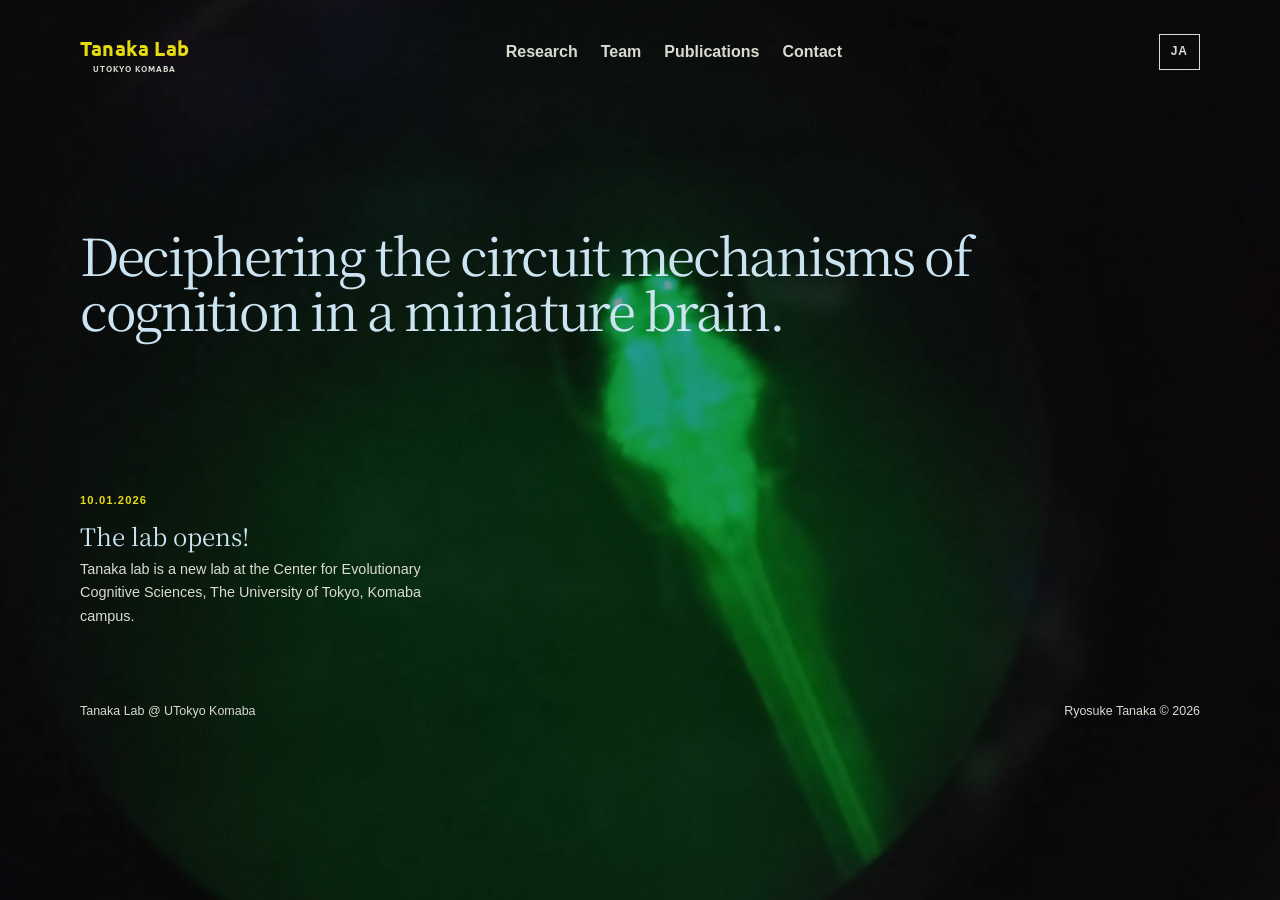
<file: index.html>
<!doctype html>
<html lang="en">

<head>
    <meta charset="utf-8">
    <meta name="viewport" content="width=device-width, initial-scale=1">
    <meta name="description"
        content="We study neural circuit mechanisms of cognition using the larval zebrafish as a model system.">
    <title>Tanaka Lab @ UTokyo Komaba</title>
    <link rel="stylesheet" href="styles.css">
    <script src="script.js" defer></script>
    <link rel="preconnect" href="https://fonts.googleapis.com">
    <link rel="preconnect" href="https://fonts.gstatic.com" crossorigin>
    <link href="https://fonts.googleapis.com/css2?family=Noto+Serif+JP:wght@200..900&family=Ubuntu:ital,wght@0,300;0,400;0,500;0,700;1,300;1,400;1,500;1,700&display=swap" rel="stylesheet">
</head>

<body class="landing-page">

    <header class="site-header">
        <div class="container nav-shell">
            <a class="brand" href="index.html"><span>Tanaka Lab<small>UTokyo Komaba</small></span></a>
            <button class="menu-toggle" data-menu-toggle aria-expanded="false" aria-label="Open navigation">
                <span></span>
                <span></span>
                <span></span>
            </button>
            <nav class="nav-links" data-nav aria-label="Primary navigation">
                <a href="research.html" data-i18n="navResearch">Research</a>
                <a href="team.html" data-i18n="navTeam">Team</a>
                <a href="publications.html" data-i18n="navPublications">Publications</a>
                <a href="contact.html" data-i18n="navContact">Contact</a>
            </nav>
            <button class="lang-toggle" data-language-toggle data-lang-label>JA</button>
        </div>
    </header>

    <main>
        <section class="hero">
            <div class="container">
                <h1 data-i18n="homeTitle">Deciphering the circuit mechanisms of cognition.</h1>
            </div>
        </section>

        <section class="section">
            <div class="container">
                <div class="updates">
                    <!-- Can house up to 3 updates. Add new ones, delete obsolte ones -->
                    <article class="update">
                        <div class="update-date">10.01.2026</div>
                        <h3 data-i18n="update1Title"></h3>
                        <p data-i18n="update1Text"></p>
                    </article>

                </div>
            </div>
        </section>
    </main>

    <footer class="site-footer">
        <div class="container footer-row">
            <p>Tanaka Lab @ UTokyo Komaba</p>
            <p>Ryosuke Tanaka © 2026</p>
        </div>
    </footer>
</body>

</html>
</file>
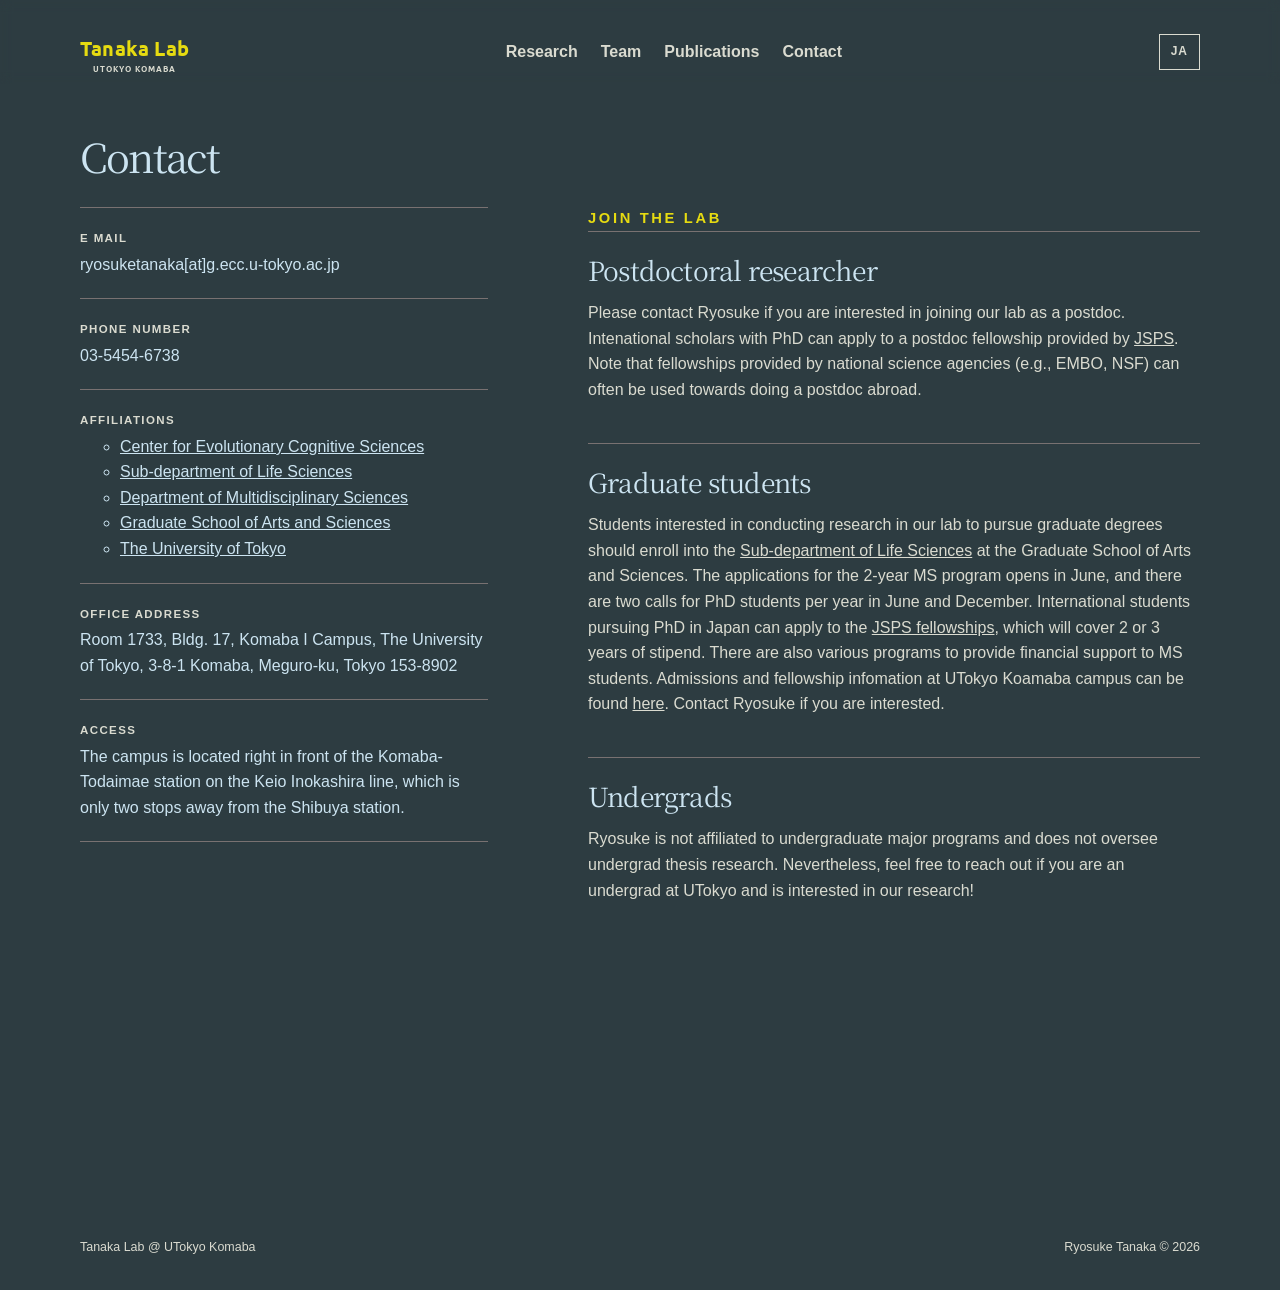
<file: contact.html>
<!doctype html>
<html lang="en">

<head>
    <meta charset="utf-8">
    <meta name="viewport" content="width=device-width, initial-scale=1">
    <title>Contact | Tanaka Lab</title>
    <link rel="stylesheet" href="styles.css">
    <script src="script.js" defer></script>
    <link rel="preconnect" href="https://fonts.googleapis.com">
    <link rel="preconnect" href="https://fonts.gstatic.com" crossorigin>
    <link href="https://fonts.googleapis.com/css2?family=Noto+Serif+JP:wght@200..900&family=Ubuntu:ital,wght@0,300;0,400;0,500;0,700;1,300;1,400;1,500;1,700&display=swap" rel="stylesheet">
</head>

<body>

    <header class="site-header">
        <div class="container nav-shell">
            <a class="brand" href="index.html"><span>Tanaka Lab<small>UTokyo Komaba</small></span></a>
            <button class="menu-toggle" data-menu-toggle aria-expanded="false" aria-label="Open navigation">
                <span></span>
                <span></span>
                <span></span>
            </button>
            <nav class="nav-links" data-nav aria-label="Primary navigation">
                <a href="research.html" data-i18n="navResearch">Research</a>
                <a href="team.html" data-i18n="navTeam">Team</a>
                <a href="publications.html" data-i18n="navPublications">Publications</a>
                <a href="contact.html" data-i18n="navContact">Contact</a>
            </nav>
            <button class="lang-toggle" data-language-toggle data-lang-label>JA</button>
        </div>
    </header>

    <main>
        <section class="page-intro">
            <div class="container">
                <h1 data-i18n="contactTitle">Contact</h1>
            </div>
        </section>
        <section class="section">
            <div class="container contact-grid">
                <div>
                    <ul class="contact-list">
                        <li class="contact-item"><span data-i18n="emailLabel">E-mail</span>ryosuketanaka[at]g.ecc.u-tokyo.ac.jp</li>
                        <li class="contact-item"><span data-i18n="phoneLabel">Phone</span>
                        03-5454-6738</li>
                        <li class="contact-item"><span data-i18n="affiLabel">Affiliations</span>
                        <div data-i18n="affis"></div></li>
                        <li class="contact-item"><span data-i18n="addressLabel">Office Address</span>
                            <div data-i18n="address"></div>
                        </li>
                        <li class="contact-item"><span data-i18n="accessLabel">Access</span>
                            <div data-i18n="access"></div>
                        </li>
                    </ul>
                    
                    <iframe class="map" src="https://www.google.com/maps/embed?pb=!1m18!1m12!1m3!1d810.4099617573943!2d139.68323882985572!3d35.66124403165006!2m3!1f0!2f0!3f0!3m2!1i1024!2i768!4f13.1!3m3!1m2!1s0x6018f351cbeb3a75%3A0x2291c274f647b23!2sBuilding%2017%2C%203-ch%C5%8Dme-8%20Komaba%2C%20Meguro%20City%2C%20Tokyo%20153-0041!5e0!3m2!1sen!2sjp!4v1790079679247!5m2!1sen!2sjp" style="border:0;" allowfullscreen="" loading="lazy" referrerpolicy="strict-origin-when-cross-origin"></iframe>
                    
                </div>
                <div>
                    <div class="eyebrow" data-i18n="positionsTitle">Join the lab</div>
                    <article class="position">
                        <h2 data-i18n="position1"></h2>
                        <p data-i18n="position1Text"></p>
                    </article>
                    <article class="position">
                        <h2 data-i18n="position2"></h2>
                        <p data-i18n="position2Text"></p>
                    </article>
                    <article class="position">
                        <h2 data-i18n="position3"></h2>
                        <p data-i18n="position3Text"></p>
                    </article>
                </div>
            </div>
        </section>
    </main>
    <footer class="site-footer">
        <div class="container footer-row">
            <p>Tanaka Lab @ UTokyo Komaba</p>
            <p>Ryosuke Tanaka © 2026</p>
        </div>
    </footer>
</body>

</html>
</file>
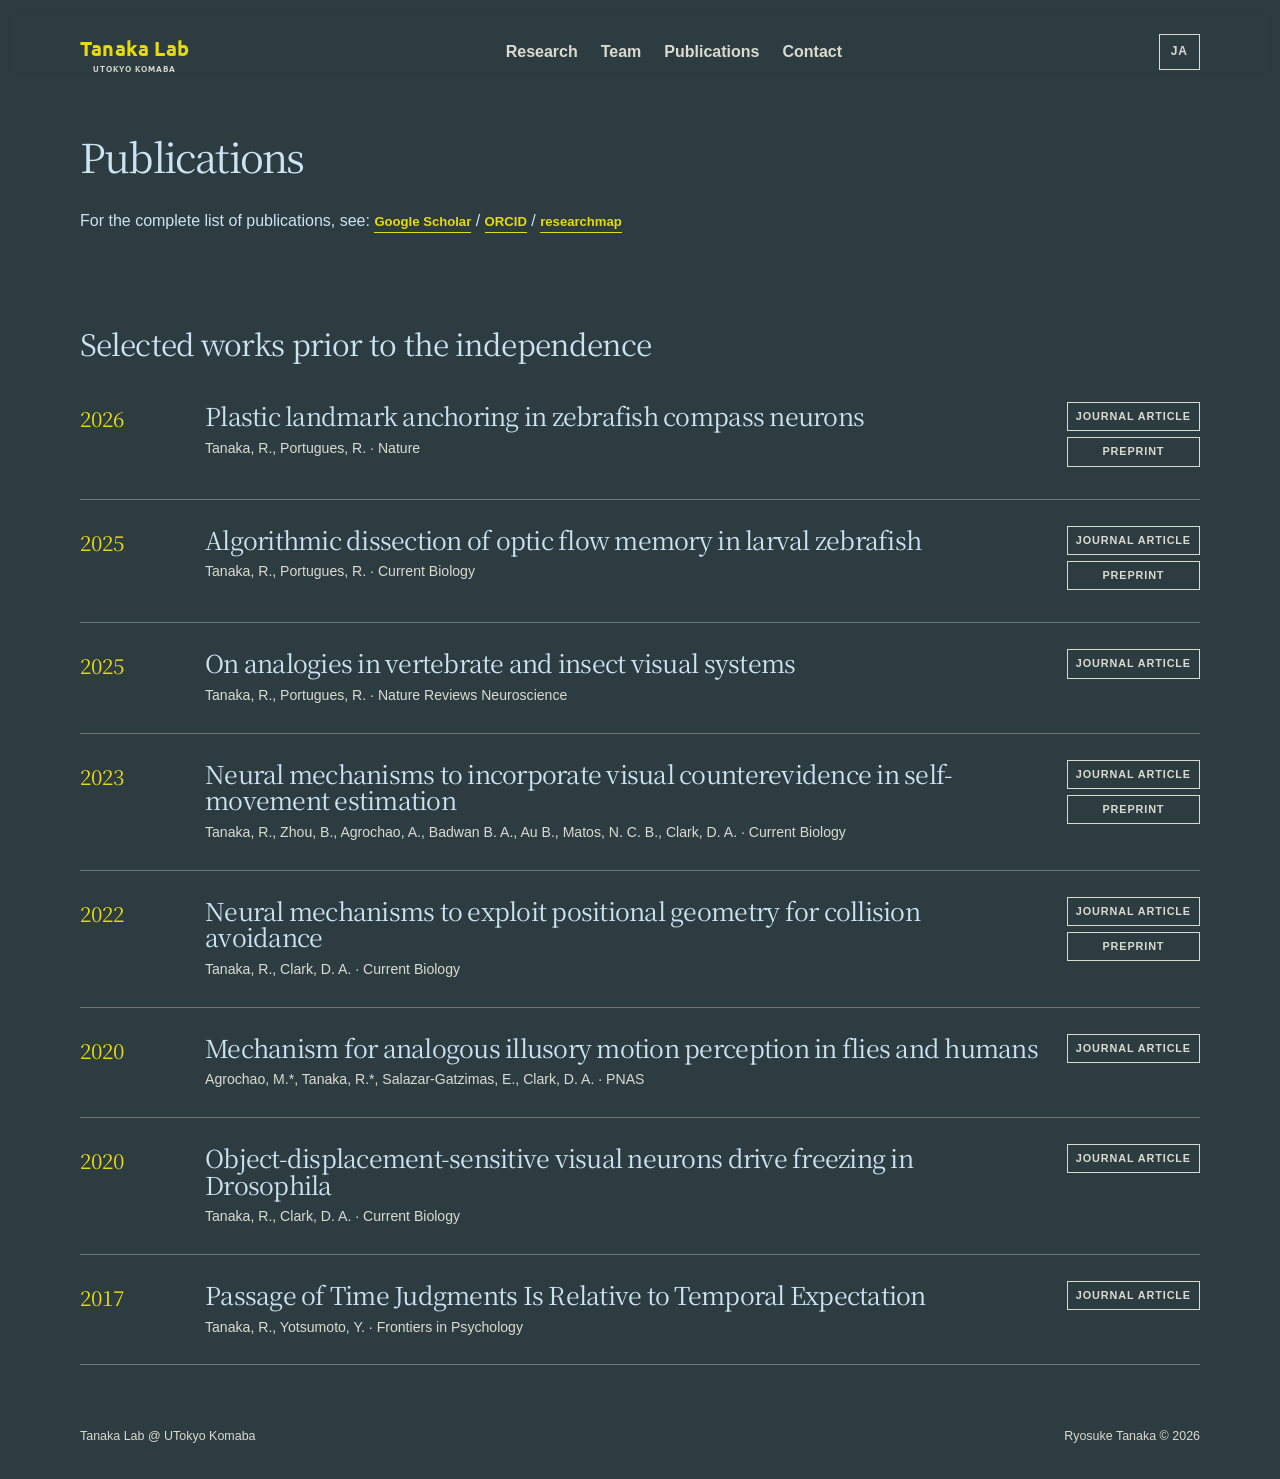
<file: publications.html>
<!doctype html>
<html lang="en">

<head>
    <meta charset="utf-8">
    <meta name="viewport" content="width=device-width, initial-scale=1">
    <title>Publications | Tanaka Lab</title>
    <link rel="stylesheet" href="styles.css">
    <script src="script.js" defer></script>
    <link rel="preconnect" href="https://fonts.googleapis.com">
    <link rel="preconnect" href="https://fonts.gstatic.com" crossorigin>
    <link href="https://fonts.googleapis.com/css2?family=Noto+Serif+JP:wght@200..900&family=Ubuntu:ital,wght@0,300;0,400;0,500;0,700;1,300;1,400;1,500;1,700&display=swap" rel="stylesheet">
</head>

<body>

    <header class="site-header">
        <div class="container nav-shell">
            <a class="brand" href="index.html"><span>Tanaka Lab<small>UTokyo Komaba</small></span></a>
            <button class="menu-toggle" data-menu-toggle aria-expanded="false" aria-label="Open navigation">
                <span></span>
                <span></span>
                <span></span>
            </button>
            <nav class="nav-links" data-nav aria-label="Primary navigation">
                <a href="research.html" data-i18n="navResearch">Research</a>
                <a href="team.html" data-i18n="navTeam">Team</a>
                <a href="publications.html" data-i18n="navPublications">Publications</a>
                <a href="contact.html" data-i18n="navContact">Contact</a>
            </nav>
            <button class="lang-toggle" data-language-toggle data-lang-label>JA</button>
        </div>
    </header>


    <main>
        <section class="page-intro">
            <div class="container">
                <h1 data-i18n="pubTitle">Publications</h1>
                <p><span data-i18n="pubIntro">See also: </span>
                    <a href="https://scholar.google.com/citations?user=1-OkubgAAAAJ&hl=en" class="text-link" target="_blank">Google Scholar</a> / 
                    <a href="https://orcid.org/0000-0001-7837-2136" class="text-link" target="_blank">ORCID</a> / 
                    <a href="https://researchmap.jp/ryosuketanaka/published_papers" class="text-link" target="_blank">researchmap</a>
                </p>
                
            </div>
        </section>
        <section class="section">
            <div class="container">
                <div class="publication-list">
                    <!-- hopefully something will be here, soon! -->    
                </div>

                <!-- selected papers prior to independence -->
                <div class="pub-mid-header">
                    <h2 data-i18n="pubMidHeader"></h2>
                </div>

                <div class="publication-list">

                    <article class="publication">
                        <div class="pub-year">2026</div>
                        <div>
                            <h2>Plastic landmark anchoring in zebrafish compass neurons</h2>
                            <p>Tanaka, R., Portugues, R. · Nature</p>
                        </div>
                        <div>
                            <a href="https://www.nature.com/articles/s41586-025-09888-x" target="_blank"><div class="pub-tag" data-i18n="pubType"></div></a>
                            <a href="https://www.biorxiv.org/content/10.1101/2024.12.13.628331v2" target="_blank"><div class="pub-tag" data-i18n="pubType2"></div></a>
                        </div>
                    </article>

                    <article class="publication">
                        <div class="pub-year">2025</div>
                        <div>
                            <h2>Algorithmic dissection of optic flow memory in larval zebrafish</h2>
                            <p>Tanaka, R., Portugues, R. · Current Biology</p>
                        </div>
                        <div>
                            <a href="https://www.cell.com/current-biology/fulltext/S0960-9822(25)01113-3" target="_blank"><div class="pub-tag" data-i18n="pubType"></div></a>
                            <a href="https://www.biorxiv.org/content/10.1101/2025.04.15.648832v1" target="_blank"><div class="pub-tag" data-i18n="pubType2"></div></a>
                        </div>
                    </article>

                    <article class="publication">
                        <div class="pub-year">2025</div>
                        <div>
                            <h2>On analogies in vertebrate and insect visual systems</h2>
                            <p>Tanaka, R., Portugues, R. · Nature Reviews Neuroscience</p>
                        </div>
                        <div>
                            <a href="https://www.nature.com/articles/s41583-025-00932-3" target="_blank"><div class="pub-tag" data-i18n="pubType"></div></a>
                        </div>
                    </article>

                    <article class="publication">
                        <div class="pub-year">2023</div>
                        <div>
                            <h2>Neural mechanisms to incorporate visual counterevidence in self-movement estimation</h2>
                            <p>Tanaka, R., Zhou, B., Agrochao, A., Badwan B. A., Au B., Matos, N. C. B., Clark, D. A.  · Current Biology</p>
                        </div>
                        <div>
                            <a href="https://www.cell.com/current-biology/fulltext/S0960-9822(23)01369-6" target="_blank"><div class="pub-tag" data-i18n="pubType"></div></a>
                            <a href="https://www.biorxiv.org/content/10.1101/2023.01.04.522814v2.full" target="_blank"><div class="pub-tag" data-i18n="pubType2"></div></a>
                        </div>
                    </article>

                    <article class="publication">
                        <div class="pub-year">2022</div>
                        <div>
                            <h2>Neural mechanisms to exploit positional geometry for collision avoidance</h2>
                            <p>Tanaka, R., Clark, D. A.  · Current Biology</p>
                        </div>
                        <div>
                            <a href="https://www.cell.com/current-biology/fulltext/S0960-9822(22)00592-9" target="_blank"><div class="pub-tag" data-i18n="pubType"></div></a>
                            <a href="https://www.biorxiv.org/content/10.1101/2021.12.11.472218v1.full" target="_blank"><div class="pub-tag" data-i18n="pubType2"></div></a>
                        </div>
                    </article>

                    <article class="publication">
                        <div class="pub-year">2020</div>
                        <div>
                            <h2>Mechanism for analogous illusory motion perception in flies and humans</h2>
                            <p>Agrochao, M.*, Tanaka, R.*, Salazar-Gatzimas, E., Clark, D. A. · PNAS</p>
                        </div>
                        <div>
                            <a href="https://www.pnas.org/doi/full/10.1073/pnas.2002937117" target="_blank"><div class="pub-tag" data-i18n="pubType"></div></a>
                        </div>
                    </article>

                    <article class="publication">
                        <div class="pub-year">2020</div>
                        <div>
                            <h2>Object-displacement-sensitive visual neurons drive freezing in Drosophila</h2>
                            <p>Tanaka, R., Clark, D. A. · Current Biology</p>
                        </div>
                        <div>
                            <a href="https://www.cell.com/current-biology/fulltext/S0960-9822(20)30584-4" target="_blank"><div class="pub-tag" data-i18n="pubType"></div></a>
                        </div>
                    </article>

                    <article class="publication">
                        <div class="pub-year">2017</div>
                        <div>
                            <h2>Passage of Time Judgments Is Relative to Temporal Expectation</h2>
                            <p>Tanaka, R., Yotsumoto, Y. · Frontiers in Psychology</p>
                        </div>
                        <div>
                            <a href="https://www.frontiersin.org/journals/psychology/articles/10.3389/fpsyg.2017.00187/full" target="_blank"><div class="pub-tag" data-i18n="pubType"></div></a>
                        </div>
                    </article>

                </div>

            </div>
        </section>
    </main>
    <footer class="site-footer">
        <div class="container footer-row">
            <p>Tanaka Lab @ UTokyo Komaba</p>
            <p>Ryosuke Tanaka © 2026</p>
        </div>
    </footer>
</body>

</html>
</file>
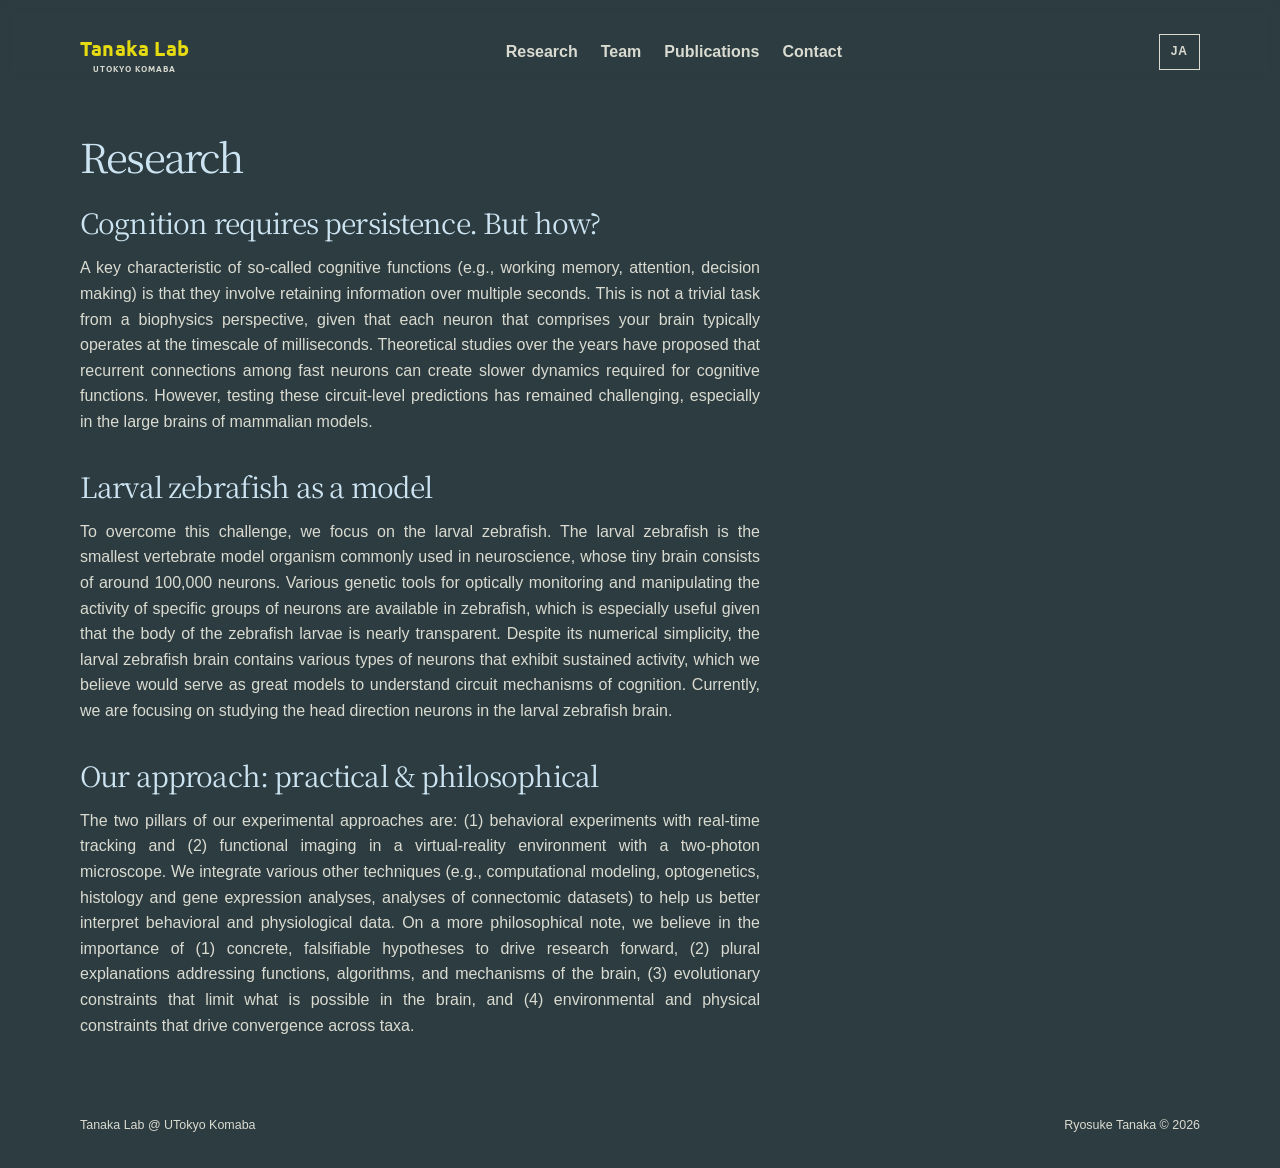
<file: research.html>
<!doctype html>
<html lang="en">

<head>
    <meta charset="utf-8">
    <meta name="viewport" content="width=device-width, initial-scale=1">
    <title>Research | Tanaka Lab</title>
    <link rel="stylesheet" href="styles.css">
    <script src="script.js" defer></script>
    <link rel="preconnect" href="https://fonts.googleapis.com">
    <link rel="preconnect" href="https://fonts.gstatic.com" crossorigin>
    <link href="https://fonts.googleapis.com/css2?family=Noto+Serif+JP:wght@200..900&family=Ubuntu:ital,wght@0,300;0,400;0,500;0,700;1,300;1,400;1,500;1,700&display=swap" rel="stylesheet">
</head>

<body>

    <header class="site-header">
        <div class="container nav-shell">
            <a class="brand" href="index.html"><span>Tanaka Lab<small>UTokyo Komaba</small></span></a>
            <button class="menu-toggle" data-menu-toggle aria-expanded="false" aria-label="Open navigation">
                <span></span>
                <span></span>
                <span></span>
            </button>
            <nav class="nav-links" data-nav aria-label="Primary navigation">
                <a href="research.html" data-i18n="navResearch">Research</a>
                <a href="team.html" data-i18n="navTeam">Team</a>
                <a href="publications.html" data-i18n="navPublications">Publications</a>
                <a href="contact.html" data-i18n="navContact">Contact</a>
            </nav>
            <button class="lang-toggle" data-language-toggle data-lang-label>JA</button>
        </div>
    </header>

    <main>
        <section class="page-intro">
            <div class="container">
                <h1 data-i18n="researchTitle">Research</h1>
            </div>
        </section>
        <section class="section">  

            <div class="container">
                <article class="copy-block">
                    <h2 data-i18n="researchH1"></h2>
                    <p data-i18n="researchP1"></p>
                </article>

                <article class="copy-block">
                    <h2 data-i18n="researchH2"></h2>
                    <p data-i18n="researchP2"></p>
                </article>

                <article class="copy-block">
                    <h2 data-i18n="researchH3"></h2>
                    <p data-i18n="researchP3"></p>
                </article>

            </div>
        </section>
    </main>
    <footer class="site-footer">
        <div class="container footer-row">
            <p>Tanaka Lab @ UTokyo Komaba</p>
            <p>Ryosuke Tanaka © 2026</p>
        </div>
    </footer>
</body>

</html>
</file>
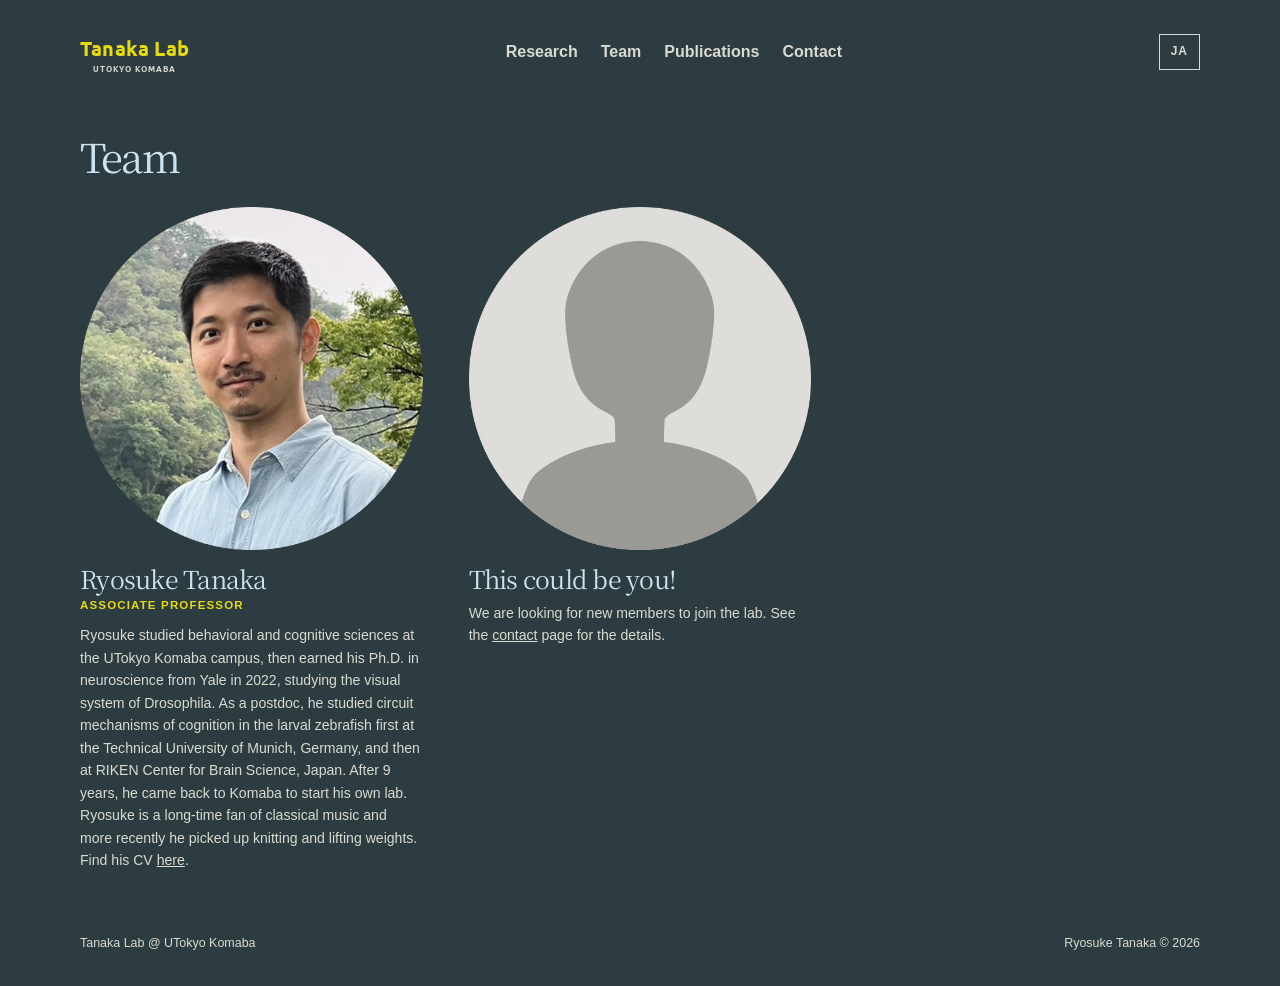
<file: team.html>
<!doctype html>
<html lang="en">

<head>
    <meta charset="utf-8">
    <meta name="viewport" content="width=device-width, initial-scale=1">
    <title>Team | Tanaka Lab</title>
    <link rel="stylesheet" href="styles.css">
    <script src="script.js" defer></script>
    <link rel="preconnect" href="https://fonts.googleapis.com">
    <link rel="preconnect" href="https://fonts.gstatic.com" crossorigin>
    <link href="https://fonts.googleapis.com/css2?family=Noto+Serif+JP:wght@200..900&family=Ubuntu:ital,wght@0,300;0,400;0,500;0,700;1,300;1,400;1,500;1,700&display=swap" rel="stylesheet">
</head>

<body>

    <header class="site-header">
        <div class="container nav-shell">
            <a class="brand" href="index.html"><span>Tanaka Lab<small>UTokyo Komaba</small></span></a>
            <button class="menu-toggle" data-menu-toggle aria-expanded="false" aria-label="Open navigation">
                <span></span>
                <span></span>
                <span></span>
            </button>
            <nav class="nav-links" data-nav aria-label="Primary navigation">
                <a href="research.html" data-i18n="navResearch">Research</a>
                <a href="team.html" data-i18n="navTeam">Team</a>
                <a href="publications.html" data-i18n="navPublications">Publications</a>
                <a href="contact.html" data-i18n="navContact">Contact</a>
            </nav>
            <button class="lang-toggle" data-language-toggle data-lang-label>JA</button>
        </div>
    </header>

    <main>
        <section class="page-intro">
            <div class="container">
                <h1 data-i18n="teamTitle">Team</h1>
            </div>
        </section>

        <section class="section">
            <div class="container">
                <div class="team-grid">
                    <!-- Add one article per member! -->
                    <article><img class="member-photo"
                            src="./images/profiles/ryosuke.png"
                            alt="Portrait of Ryosuke">
                        <div class="member-info">
                            <h2 data-i18n="name001"></h2>
                            <div class="member-role" data-i18n="rolePI"></div>
                            <p data-i18n="bio001"></p>
                        </div>
                    </article>

                    <article><img class="member-photo"
                            src="./images/profiles/noimage.png"
                            alt="no image">
                        <div class="member-info">
                            <h2 data-i18n="name002"></h2>
                            <div class="member-role"> </div>
                            <p data-i18n="bio002"></p>
                        </div>
                    </article>
                    
                </div>
            </div>
        </section>
    </main>
    <footer class="site-footer">
        <div class="container footer-row">
            <p>Tanaka Lab @ UTokyo Komaba</p>
            <p>Ryosuke Tanaka © 2026</p>
        </div>
    </footer>
</body>

</html>
</file>
<file: styles.css>
:root {
    --base: #2d3c41;
    --bigletters: #cce4f1;
    --smallleters: #dadbd0;
    --line: #787171;
    --accent: #e6db11;
    --serif: "Georgia", "Noto Serif JP", "Times New Roman", serif;
    --sans: "Avenir Next", Avenir, "Helvetica Neue", Arial, sans-serif;
}

* {
    box-sizing: border-box;
}

html {
    scroll-behavior: smooth;
}

body {
    margin: 0;
    background: var(--base);
    color: var(--bigletters);
    font-family: var(--sans);
    line-height: 1.6;
    min-height: 100vh;
    margin: 0; /* Removes default browser spacing */
}

body.landing-page {
    background: url("./images/bg.jpg") var(--base);
    background-size: cover;
    background-position: center;
    backdrop-filter: brightness(60%);
}


a {
    color: inherit;
    text-decoration: none;
}

.inline-link {
    text-decoration: underline;
}
.inline-link:hover{
    color: var(--accent);
}

img {
    display: block;
    max-width: 100%;
}

h1,
h2,
h3 {
    margin: 0;
    line-height: 1.08;
}

h1 {
    font-family: var(--serif);
    max-width: 80%;
    word-break: keep-all;
    overflow-wrap: break-word;
    margin-top: 18px;
    font-size: clamp(2.2rem, 4.0vw, 3.6rem);
    font-weight: 400;
    letter-spacing: -.045em;
}

h2 {
    font-size: clamp(2rem, 4vw, 3.5rem);
    font-weight: 400;
    letter-spacing: -.03em;
    font-family: var(--serif);
}

h3 {
    font-size: 1.05rem;
    font-family: var(--sans);
}


/* Classes shared across pages (container, header, footer) */

.container {
    width: min(1120px, calc(100% - 48px));
    margin-inline: auto;
}

.text-link {
    display: inline-block;
    margin-top: 18px;
    color: var(--accent);
    font-size: .82rem;
    font-weight: 700;
    border-bottom: 1px solid var(--accent);
}

.eyebrow {
    color: var(--accent);
    font-size: .92rem;
    font-weight: 800;
    letter-spacing: .18em;
    text-transform: uppercase;
}

.page-intro {
    padding: 32px 0 0px;
}

.page-intro h1 {
    font-size: clamp(2.5rem, 3.0vw, 3.5rem);
}

.site-header {
    background: transparent;
    position: sticky;
    top: 0;
    z-index: 10;
    backdrop-filter: blur(6px);
}

.nav-shell {
    padding-top: 32px;
    padding-bottom: 12px;
    display: flex;
    align-items: center;
    justify-content: space-between;
    gap: 28px;
}

.brand {
    display: flex;
    align-items: center;
    gap: 12px;
    font-weight: 700;
    letter-spacing: .01em;
    font-size: 1.25rem;
    font-family: "Ubuntu", sans-serif; 
    white-space: nowrap;
    color: var(--accent);
}


.brand small {
    display: block;
    color: var(--smallleters);
    font-size: .50rem;
    font-weight: 600;
    letter-spacing: .12em;
    text-transform: uppercase;
    text-align: center;
    line-height: 100%;
}

.nav-links {
    display: flex;
    align-items: center;
    gap: 23px;
    font-size: 1.0rem;
    font-weight: 600;
}

.nav-links a {
    color: var(--smallleters);
    transition: color .2s ease;
}

.nav-links a:hover,
.nav-links a[aria-current="page"] {
    color: var(--accent);
}

.lang-toggle,
.menu-toggle {
    height: 36px;
    border: 1px solid var(--smallleters);
    background: transparent;
    color: var(--smallleters);
    cursor: pointer;
    font: inherit;
}

.lang-toggle:hover,
.menu-toggle:hover{
    border-color: var(--accent);
    color: var(--accent);
}

.lang-toggle {
    padding: 7px 11px;
    font-size: .75rem;
    font-weight: 700;
    letter-spacing: .08em;
}

.menu-toggle {
    display: none;
    padding: 4px 6px;
}

.menu-toggle span{
  display: block;
  height: 1px;
  margin: 5px 0;
  width: 24px;
  border-top: 1px solid var(--smallleters);
}

.menu-toggle:hover span{
    border-color: var(--accent);
}

.site-footer {
    padding: 32px 0;
    color: var(--smallleters);
    font-size: .78rem;
}

.footer-row {
    display: flex;
    justify-content: space-between;
    gap: 20px;
}

.footer-row p {
    margin: 0;
}

/* Landing page specific */

.hero {
    padding: 125px 0 100px;
    animation: fadeIn 1s ease forwards;
}
@keyframes fadeIn {
  0% {
    opacity: 0;
  }
  100% {
    opacity: 1.5;
  }
}

.section {
    padding: 30px 0 30px;
}

.section-header {
    display: flex;
    justify-content: space-between;
    align-items: end;
    gap: 24px;
    margin-bottom: 8px;
}

.updates {
    display: grid;
    grid-template-columns: repeat(3, 1fr);
}

.update {
    padding: 24px 22px 12px 0;
}

.update+.update {
    padding-left: 22px;
    border-left: 1px solid var(--line);
}

.update-date {
    color: var(--accent);
    font-size: .7rem;
    font-weight: 800;
    letter-spacing: .1em;
    text-transform: uppercase;
}

.update h3 {
    margin: 13px 0 10px;
    font-family: var(--serif);
    font-size: 1.5rem;
    font-weight: 400;
}

.update p {
    margin: 0;
    color: var(--smallleters);
    font-size: .9rem;
}

/* Research page specific */

.copy-block+.copy-block {
    margin-top: 36px;
}

.copy-block h2 {
    margin-bottom: 18px;
    font-size: 1.75rem;
}

.copy-block p {
    max-width: 680px;
    color: var(--smallleters);
    text-align: justify;
}

/* Team page specific */

.team-grid {
    display: grid;
    grid-template-columns: repeat(3, 1fr);
    gap: 46px 46px;
}

.member-photo {
    aspect-ratio: 1.0;
    object-fit: cover;
    filter: saturate(.85);
}

.member-info {
    padding-top: 15px;
}

.member-info h2 {
    margin-bottom: 4px;
    font-size: 1.55rem;
}

.member-role {
    color: var(--accent);
    font-size: .72rem;
    font-weight: 800;
    letter-spacing: .1em;
    text-transform: uppercase;
}

.member-info p {
    margin: 10px 0 0;
    color: var(--smallleters);
    font-size: .88rem;
}

/* Publication page specific */

.publication {
    display: grid;
    grid-template-columns: 100px 1fr auto;
    gap: 25px;
    align-items: start;
    padding: 26px 0;
    border-bottom: 1px solid var(--line);
}

.pub-mid-header{
    padding: 48px 0 16px;
}
.pub-mid-header h2{
    font-size: 1.85rem;
}

.pub-year {
    color: var(--accent);
    font-family: var(--serif);
    font-size: 1.3rem;
}

.publication h2 {
    margin-bottom: 8px;
    font-size: 1.55rem;
}

.publication p {
    margin: 0;
    color: var(--smallleters);
    font-size: .88rem;
}

.pub-tag {
    border: 1px solid var(--smallleters);
    padding: 5px 8px;
    margin-bottom: 6px;
    color: var(--smallleters);
    font-size: .68rem;
    font-weight: 700;
    text-transform: uppercase;
    letter-spacing: .08em;
    text-align: center;
}

.pub-tag:hover{
    color: var(--accent);
    border-color: var(--accent);
}

/* Contact page specific */

.contact-grid {
    display: grid;
    grid-template-columns: .8fr 1.2fr;
    gap: 100px;
}

.contact-list {
    margin: 0;
    padding: 0;
    list-style: none;
}

li.contact-item {
    padding: 21px 0;
    border-top: 1px solid var(--line);
}

li.contact-item:last-child {
    border-bottom: 1px solid var(--line);
}

.contact-list span {
    display: block;
    margin-bottom: 4px;
    color: var(--smallleters);
    font-size: .72rem;
    font-weight: 800;
    letter-spacing: .12em;
    text-transform: uppercase;
}

.position {
    padding: 24px 0;
    border-top: 1px solid var(--line);
}

.position h2 {
    font-size: 1.65rem;
}

.position p {
    color: var(--smallleters);
}

.map {
    min-height: 300px;
    width: 100%;
    margin-top: 34px;
    padding: 0;
    display: flex;
    align-items: end;
}

/* For things that change between pc vs. phone */
@media (max-width: 760px) {

    /* shared */

    .container {
        width: min(100% - 32px, 620px);
    }

    .nav-shell {
        min-height: 70px;
        padding-top: 32px;
        flex-wrap: wrap;
    }

    .menu-toggle {
        display: block;
    }

    .nav-links {
        order: 3;
        width: 100%;
        display: none;
        padding: 8px 0 18px;
        flex-direction: column;
        align-items: flex-start;
        gap: 14px;
    }

    .nav-links.is-open {
        display: flex;
    }

    .nav-actions {
        display: flex;
        align-items: center;
        gap: 8px;
    }

    /* landing page */

    .hero {
        padding: 70px 0 62px;
    }

    .hero-grid,
    .content-grid,
    .contact-grid {
        grid-template-columns: 1fr;
        gap: 42px;
    }

    .hero-note {
        max-width: 420px;
    }

    .section,
    .page-intro {
        padding: 32px 0;
    }

    .section-header {
        display: block;
    }

    .section-header p {
        margin-top: 16px;
    }

    .updates,
    .team-grid {
        grid-template-columns: 1fr;
    }

    .update+.update {
        padding-left: 0;
        border-left: 0;
    }

    .publication h2 {
        margin-bottom: 8px;
        font-size: 1.25rem;
    }

    .publication {
        grid-template-columns: 60px 0.75fr 0.25fr;
        gap: 14px;
    }

    .pub-tag {
        grid-column: 2;
    }

    .footer-row {
        display: block;
    }

    .footer-row p+p {
        margin-top: 8px;
    }
}
</file>
